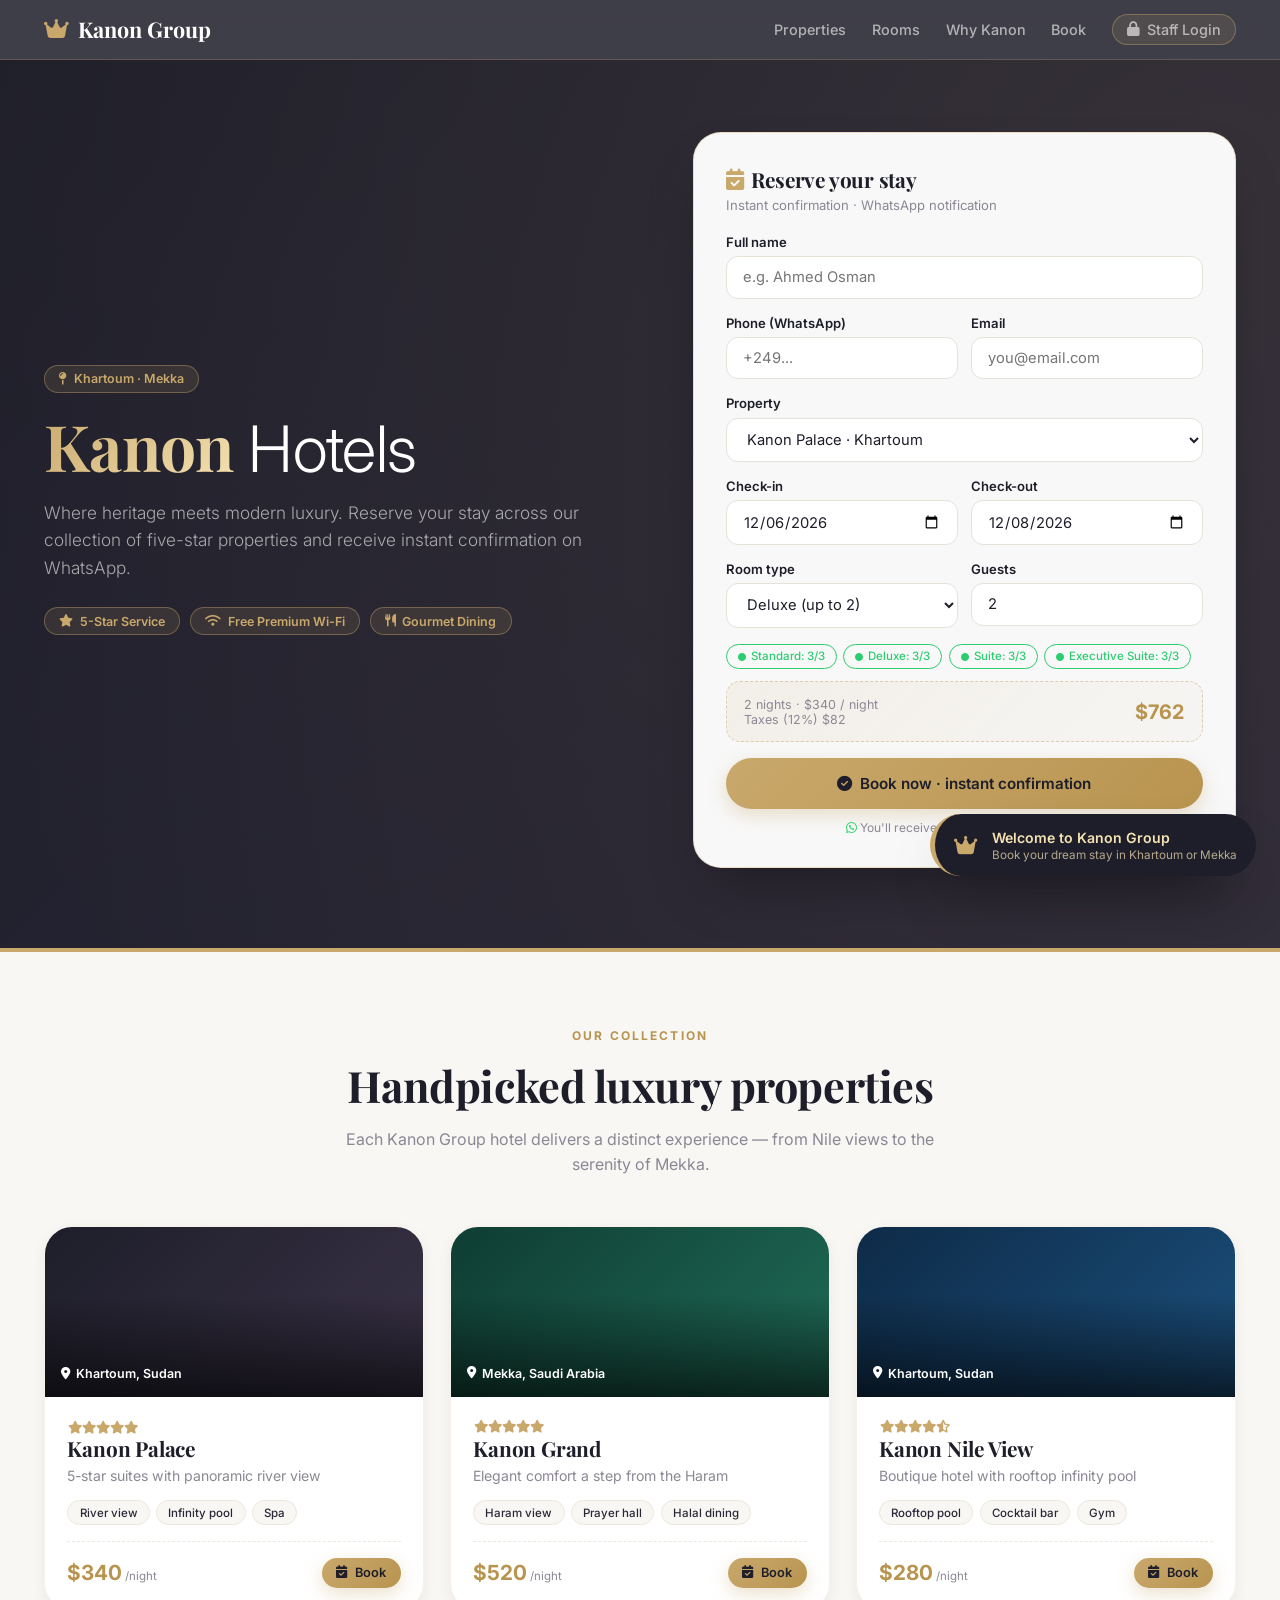
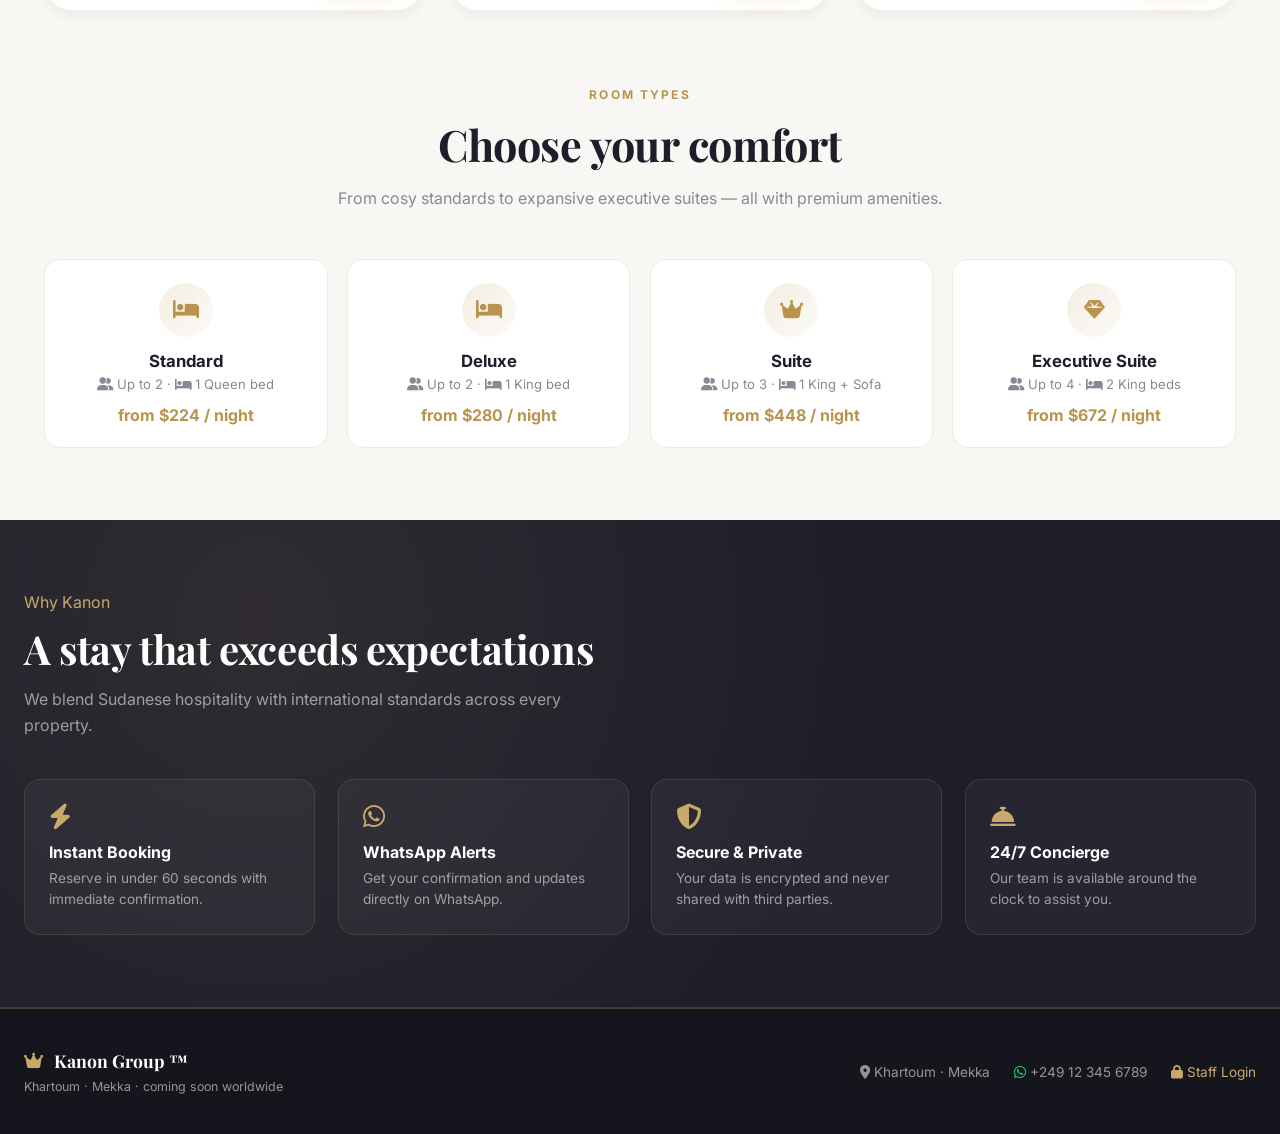
<file: index.html>
<!DOCTYPE html>
<html lang="en">
<head>
<meta charset="UTF-8" />
<meta name="viewport" content="width=device-width, initial-scale=1.0" />
<title>Kanon Group · Luxury Hotels in Khartoum & Mekka</title>
<link rel="preconnect" href="https://fonts.googleapis.com" />
<link rel="preconnect" href="https://fonts.gstatic.com" crossorigin />
<link href="https://fonts.googleapis.com/css2?family=Playfair+Display:wght@500;700&family=Inter:wght@300;400;500;600;700&display=swap" rel="stylesheet" />
<link rel="stylesheet" href="https://cdnjs.cloudflare.com/ajax/libs/font-awesome/6.4.2/css/all.min.css" />
<link rel="stylesheet" href="css/style.css" />
</head>
<body>

<nav class="nav">
  <div class="nav-inner">
    <a class="brand" href="#"><i class="fas fa-crown"></i> Kanon Group</a>
    <ul class="nav-links" id="navLinks">
      <li><a href="#properties">Properties</a></li>
      <li><a href="#rooms">Rooms</a></li>
      <li><a href="#why">Why Kanon</a></li>
      <li><a href="#book">Book</a></li>
      <li><a href="admin.html" class="pill"><i class="fas fa-lock"></i> Staff Login</a></li>
    </ul>
    <button class="nav-toggle" id="navToggle"><i class="fas fa-bars"></i></button>
  </div>
</nav>

<section class="hero">
  <div class="hero-inner">
    <div class="fade-up">
      <span class="pill" style="margin-bottom:1.2rem;"><i class="fas fa-map-pin"></i> Khartoum · Mekka</span>
      <h1><span class="glow-text display-font">Kanon</span> <span class="thin">Hotels</span></h1>
      <p class="lead">Where heritage meets modern luxury. Reserve your stay across our collection of five-star properties and receive instant confirmation on WhatsApp.</p>
      <div class="hero-badges">
        <span class="pill"><i class="fas fa-star"></i> 5-Star Service</span>
        <span class="pill"><i class="fas fa-wifi"></i> Free Premium Wi-Fi</span>
        <span class="pill"><i class="fas fa-utensils"></i> Gourmet Dining</span>
      </div>
    </div>
    <div class="booking-card fade-up" id="book">
      <h3><i class="fas fa-calendar-check"></i> Reserve your stay</h3>
      <p class="sub">Instant confirmation · WhatsApp notification</p>
      <form id="bookingForm" novalidate>
        <div class="form-group"><label class="form-label" for="guestName">Full name</label>
          <input class="form-control" type="text" id="guestName" placeholder="e.g. Ahmed Osman" required /></div>
        <div class="row-2">
          <div class="form-group"><label class="form-label" for="guestPhone">Phone (WhatsApp)</label>
            <input class="form-control" type="tel" id="guestPhone" placeholder="+249..." /></div>
          <div class="form-group"><label class="form-label" for="guestEmail">Email</label>
            <input class="form-control" type="email" id="guestEmail" placeholder="you@email.com" /></div>
        </div>
        <div class="form-group"><label class="form-label" for="propertySelect">Property</label>
          <select class="form-select" id="propertySelect"></select></div>
        <div class="row-2">
          <div class="form-group"><label class="form-label" for="checkin">Check-in</label>
            <input class="form-control" type="date" id="checkin" required /></div>
          <div class="form-group"><label class="form-label" for="checkout">Check-out</label>
            <input class="form-control" type="date" id="checkout" required /></div>
        </div>
        <div class="row-2">
          <div class="form-group"><label class="form-label" for="roomTypeSelect">Room type</label>
            <select class="form-select" id="roomTypeSelect"></select></div>
          <div class="form-group"><label class="form-label" for="guests">Guests</label>
            <input class="form-control" type="number" id="guests" value="2" min="1" max="6" /></div>
        </div>
        <div id="availBox" style="display:flex;gap:.4rem;flex-wrap:wrap;margin-bottom:.8rem;"></div>
        <div id="quoteBox"></div>
        <button type="submit" class="btn btn-gold btn-block" style="padding:1rem;">
          <i class="fas fa-check-circle"></i> Book now · instant confirmation</button>
        <p style="text-align:center;font-size:.75rem;color:var(--muted);margin-top:.7rem;">
          <i class="fab fa-whatsapp" style="color:var(--wa);"></i> You'll receive a WhatsApp confirmation</p>
      </form>
    </div>
  </div>
</section>

<section class="section" id="properties">
  <div class="section-head">
    <span class="eyebrow">Our Collection</span>
    <h2>Handpicked luxury properties</h2>
    <p>Each Kanon Group hotel delivers a distinct experience — from Nile views to the serenity of Mekka.</p>
  </div>
  <div class="grid-3" id="propertyGrid"></div>
</section>

<section class="section" id="rooms" style="padding-top:0;">
  <div class="section-head">
    <span class="eyebrow">Room Types</span>
    <h2>Choose your comfort</h2>
    <p>From cosy standards to expansive executive suites — all with premium amenities.</p>
  </div>
  <div class="room-grid" id="roomTypeGrid"></div>
</section>

<section class="why" id="why">
  <div class="why-inner">
    <span class="eyebrow" style="color:var(--gold);">Why Kanon</span>
    <h2 style="color:#fff;margin-top:.6rem;">A stay that exceeds expectations</h2>
    <p class="intro">We blend Sudanese hospitality with international standards across every property.</p>
    <div class="why-grid">
      <div class="why-item"><i class="fas fa-bolt"></i><h4>Instant Booking</h4><p>Reserve in under 60 seconds with immediate confirmation.</p></div>
      <div class="why-item"><i class="fab fa-whatsapp"></i><h4>WhatsApp Alerts</h4><p>Get your confirmation and updates directly on WhatsApp.</p></div>
      <div class="why-item"><i class="fas fa-shield-alt"></i><h4>Secure & Private</h4><p>Your data is encrypted and never shared with third parties.</p></div>
      <div class="why-item"><i class="fas fa-concierge-bell"></i><h4>24/7 Concierge</h4><p>Our team is available around the clock to assist you.</p></div>
    </div>
  </div>
</section>

<footer class="footer">
  <div class="footer-inner">
    <div>
      <div class="brand" style="font-size:1.1rem;"><i class="fas fa-crown" style="color:var(--gold);"></i> Kanon Group ™</div>
      <div style="margin-top:.4rem;font-size:.78rem;">Khartoum · Mekka · coming soon worldwide</div>
    </div>
    <div style="display:flex;gap:1.5rem;flex-wrap:wrap;">
      <span><i class="fas fa-location-dot"></i> Khartoum · Mekka</span>
      <span><i class="fab fa-whatsapp" style="color:var(--wa);"></i> +249 12 345 6789</span>
      <a href="admin.html" style="color:var(--gold);"><i class="fas fa-lock"></i> Staff Login</a>
    </div>
  </div>
</footer>

<div class="modal-backdrop" id="confirmModal">
  <div class="modal">
    <div class="check"><i class="fas fa-check"></i></div>
    <h3>Booking Confirmed</h3>
    <p class="sub">A WhatsApp confirmation has been sent to management.</p>
    <div id="confirmBody"></div>
  </div>
</div>

<div class="toast-host" id="toastHost"></div>
<script src="js/store.js"></script>
<script src="js/main.js"></script>
</body>
</html>
</file>
<file: css/style.css>
:root{--gold:#c9a86c;--gold-light:#f5e3b3;--gold-dark:#b8944f;--ink:#1e1e2a;--ink-2:#2a2737;--ink-3:#15151d;--paper:#f9f7f4;--muted:#8b8794;--success:#2ecc71;--warning:#f39c12;--danger:#e74c3c;--info:#3498db;--wa:#25D366;--radius:16px;--radius-lg:28px;--shadow-sm:0 4px 14px rgba(0,0,0,.06);--shadow:0 12px 30px -8px rgba(0,0,0,.18);--shadow-lg:0 30px 60px -20px rgba(0,0,0,.4)}
*{margin:0;padding:0;box-sizing:border-box}
html{scroll-behavior:smooth}
body{font-family:'Inter',-apple-system,BlinkMacSystemFont,sans-serif;background:var(--paper);color:var(--ink);-webkit-font-smoothing:antialiased;overflow-x:hidden}
h1,h2,h3,.display-font{font-family:'Playfair Display',Georgia,serif;letter-spacing:-.01em}
a{text-decoration:none;color:inherit}
@keyframes shimmer{0%{background-position:0% 50%}50%{background-position:100% 50%}100%{background-position:0% 50%}}
@keyframes floatUp{from{opacity:0;transform:translateY(30px)}to{opacity:1;transform:translateY(0)}}
@keyframes pulse{0%,100%{opacity:1;transform:scale(1)}50%{opacity:.5;transform:scale(.75)}}
@keyframes spinGlow{from{transform:rotate(0deg)}to{transform:rotate(360deg)}}
.glow-text{background:linear-gradient(135deg,var(--gold),var(--gold-light),var(--gold),var(--gold-dark));background-size:300% 300%;-webkit-background-clip:text;background-clip:text;-webkit-text-fill-color:transparent;animation:shimmer 5s ease-in-out infinite}
.fade-up{animation:floatUp .6s cubic-bezier(.2,.8,.2,1) both}
.btn{display:inline-flex;align-items:center;justify-content:center;gap:.5rem;padding:.75rem 1.5rem;border:none;border-radius:999px;font-weight:600;font-size:.95rem;cursor:pointer;transition:all .2s ease;font-family:inherit;white-space:nowrap}
.btn-gold{background:linear-gradient(135deg,var(--gold),var(--gold-dark));color:var(--ink);box-shadow:0 6px 18px rgba(201,168,108,.35)}
.btn-gold:hover{transform:translateY(-2px);box-shadow:0 12px 28px rgba(201,168,108,.5)}
.btn-ghost{background:transparent;color:var(--gold);border:1.5px solid var(--gold)}
.btn-ghost:hover{background:var(--gold);color:var(--ink)}
.btn-dark{background:var(--ink);color:#fff}
.btn-dark:hover{background:var(--ink-2)}
.btn-sm{padding:.45rem .9rem;font-size:.8rem}
.btn-block{width:100%}
.form-group{margin-bottom:1rem}
.form-label{display:block;font-size:.82rem;font-weight:600;margin-bottom:.4rem;color:var(--ink)}
.form-control,.form-select{width:100%;padding:.7rem 1rem;border:1.5px solid #e6e2da;border-radius:12px;font-size:.92rem;font-family:inherit;background:#fff;transition:all .2s;color:var(--ink)}
.form-control:focus,.form-select:focus{outline:none;border-color:var(--gold);box-shadow:0 0 0 4px rgba(201,168,108,.15)}
.nav{position:sticky;top:0;z-index:900;background:rgba(30,30,42,.85);backdrop-filter:blur(14px);-webkit-backdrop-filter:blur(14px);border-bottom:1px solid rgba(201,168,108,.25)}
.nav-inner{max-width:1240px;margin:0 auto;padding:.9rem 1.5rem;display:flex;align-items:center;justify-content:space-between;gap:1rem}
.brand{display:flex;align-items:center;gap:.6rem;font-family:'Playfair Display',serif;font-size:1.35rem;font-weight:700;color:#fff}
.brand i{color:var(--gold)}
.nav-links{display:flex;gap:1.6rem;list-style:none;align-items:center}
.nav-links a{color:rgba(255,255,255,.6);font-size:.9rem;font-weight:500;transition:color .2s}
.nav-links a:hover{color:var(--gold)}
.nav-toggle{display:none;background:none;border:none;color:#fff;font-size:1.4rem;cursor:pointer}
.pill{display:inline-flex;align-items:center;gap:.4rem;padding:.35rem .9rem;border-radius:999px;font-size:.78rem;font-weight:600;border:1px solid rgba(201,168,108,.4);background:rgba(201,168,108,.12);color:var(--gold)}
.hero{position:relative;background:linear-gradient(135deg,var(--ink) 0%,var(--ink-2) 100%);padding:4.5rem 0 5rem;overflow:hidden;border-bottom:4px solid var(--gold)}
.hero::before{content:'';position:absolute;top:-60%;left:-50%;width:220%;height:220%;background:radial-gradient(circle at 65% 35%,rgba(201,168,108,.10) 0%,transparent 60%);animation:spinGlow 40s linear infinite;pointer-events:none}
.hero-inner{position:relative;z-index:2;max-width:1240px;margin:0 auto;padding:0 1.5rem;display:grid;grid-template-columns:1.05fr .95fr;gap:3rem;align-items:center}
.hero h1{font-size:clamp(2.4rem,5vw,4rem);line-height:1.05;color:#fff;margin-bottom:1rem}
.hero h1 .thin{font-family:'Inter';font-weight:300}
.hero p.lead{color:rgba(255,255,255,.6);font-size:1.08rem;font-weight:300;line-height:1.6;margin-bottom:1.6rem}
.hero-badges{display:flex;flex-wrap:wrap;gap:.6rem}
.booking-card{background:rgba(255,255,255,.97);backdrop-filter:blur(10px);border-radius:var(--radius-lg);padding:2rem;box-shadow:var(--shadow-lg);border:1px solid rgba(201,168,108,.35)}
.booking-card h3{font-size:1.3rem;margin-bottom:.25rem;display:flex;align-items:center;gap:.5rem}
.booking-card h3 i{color:var(--gold)}
.booking-card .sub{font-size:.82rem;color:var(--muted);margin-bottom:1.3rem}
.row-2{display:grid;grid-template-columns:1fr 1fr;gap:.8rem}
.price-preview{display:flex;justify-content:space-between;align-items:center;padding:.9rem 1.1rem;background:linear-gradient(135deg,rgba(201,168,108,.10),rgba(201,168,108,.04));border-radius:14px;border:1px dashed rgba(201,168,108,.5);margin-bottom:1rem;font-size:.88rem}
.price-preview strong{font-size:1.25rem;color:var(--gold-dark)}
.section{max-width:1240px;margin:0 auto;padding:4.5rem 1.5rem}
.section-head{text-align:center;max-width:620px;margin:0 auto 3rem}
.section-head .eyebrow{display:inline-block;font-size:.75rem;font-weight:700;letter-spacing:.18em;text-transform:uppercase;color:var(--gold-dark);margin-bottom:.8rem}
.section-head h2{font-size:clamp(1.9rem,3.4vw,2.7rem);margin-bottom:.8rem}
.section-head p{color:var(--muted);line-height:1.6}
.grid-3{display:grid;grid-template-columns:repeat(auto-fit,minmax(300px,1fr));gap:1.6rem}
.property-card{background:#fff;border-radius:var(--radius-lg);overflow:hidden;box-shadow:var(--shadow-sm);border:1px solid rgba(201,168,108,.15);transition:all .3s cubic-bezier(.2,.8,.2,1);display:flex;flex-direction:column;position:relative}
.property-card:hover{transform:translateY(-8px);box-shadow:var(--shadow-lg);border-color:var(--gold)}
.property-banner{height:170px;background-size:cover;background-position:center;position:relative;display:flex;align-items:flex-end;padding:1rem}
.property-banner::after{content:'';position:absolute;inset:0;background:linear-gradient(to top,rgba(0,0,0,.65),transparent 60%)}
.property-banner .city{position:relative;z-index:2;color:#fff;font-size:.78rem;font-weight:600;display:flex;align-items:center;gap:.35rem}
.property-body{padding:1.4rem;flex:1;display:flex;flex-direction:column}
.property-body h3{font-size:1.3rem;margin-bottom:.3rem}
.property-body .tagline{color:var(--muted);font-size:.88rem;margin-bottom:1rem}
.amenities{display:flex;flex-wrap:wrap;gap:.4rem;margin-bottom:1rem}
.chip{font-size:.72rem;font-weight:500;padding:.28rem .7rem;border-radius:999px;background:var(--paper);color:var(--ink-2);border:1px solid #ece7dd}
.property-foot{margin-top:auto;display:flex;justify-content:space-between;align-items:center;padding-top:1rem;border-top:1px dashed #eee9de}
.property-foot .price{font-size:1.3rem;font-weight:700;color:var(--gold-dark)}
.property-foot .price small{font-weight:400;font-size:.72rem;color:var(--muted)}
.stars{color:var(--gold);font-size:.8rem}
.room-grid{display:grid;grid-template-columns:repeat(auto-fit,minmax(220px,1fr));gap:1.2rem}
.room-card{background:#fff;border-radius:var(--radius);padding:1.4rem;border:1px solid #efeae0;transition:all .25s;text-align:center}
.room-card:hover{border-color:var(--gold);transform:translateY(-5px);box-shadow:var(--shadow)}
.room-card .ico{width:54px;height:54px;border-radius:50%;margin:0 auto .9rem;display:grid;place-items:center;background:linear-gradient(135deg,rgba(201,168,108,.2),rgba(201,168,108,.05));color:var(--gold-dark);font-size:1.3rem}
.room-card h4{font-size:1.05rem;margin-bottom:.3rem}
.room-card .meta{font-size:.82rem;color:var(--muted);margin-bottom:.8rem}
.room-card .rate{font-weight:700;color:var(--gold-dark)}
.why{background:var(--ink);color:#fff;padding:4.5rem 1.5rem;position:relative;overflow:hidden}
.why::before{content:'';position:absolute;inset:0;background:radial-gradient(circle at 20% 20%,rgba(201,168,108,.10),transparent 55%);pointer-events:none}
.why-inner{max-width:1240px;margin:0 auto;position:relative;z-index:2}
.why h2{font-size:clamp(1.8rem,3.2vw,2.5rem);margin-bottom:.8rem}
.why p.intro{color:rgba(255,255,255,.55);max-width:560px;margin-bottom:2.5rem;line-height:1.6}
.why-grid{display:grid;grid-template-columns:repeat(auto-fit,minmax(230px,1fr));gap:1.4rem}
.why-item{padding:1.5rem;border-radius:var(--radius);background:rgba(255,255,255,.04);border:1px solid rgba(201,168,108,.15);transition:all .25s}
.why-item:hover{background:rgba(201,168,108,.08);border-color:var(--gold);transform:translateY(-4px)}
.why-item i{font-size:1.6rem;color:var(--gold);margin-bottom:.8rem;display:block}
.why-item h4{font-size:1rem;margin-bottom:.4rem}
.why-item p{font-size:.85rem;color:rgba(255,255,255,.55);line-height:1.55}
.footer{background:var(--ink-3);color:rgba(255,255,255,.55);padding:2.5rem 1.5rem;border-top:2px solid rgba(201,168,108,.25)}
.footer-inner{max-width:1240px;margin:0 auto;display:flex;flex-wrap:wrap;justify-content:space-between;align-items:center;gap:1rem;font-size:.85rem}
.toast-host{position:fixed;bottom:24px;right:24px;z-index:9999;display:flex;flex-direction:column;gap:.7rem;pointer-events:none}
.toast{display:flex;align-items:center;gap:.9rem;min-width:300px;max-width:420px;padding:.9rem 1.2rem;border-radius:60px;background:var(--ink);color:var(--gold-light);font-size:.88rem;font-weight:600;box-shadow:var(--shadow-lg);border-left:5px solid var(--gold);transform:translateX(140%);transition:transform .5s cubic-bezier(.2,.9,.3,1),opacity .4s;opacity:0;pointer-events:auto}
.toast.show{transform:translateX(0);opacity:1}
.toast i.lead-icon{font-size:1.3rem;color:var(--gold)}
.toast.success{border-left-color:var(--success)}
.toast.success i.lead-icon{color:var(--success)}
.toast.wa{border-left-color:var(--wa)}
.toast.wa i.lead-icon{color:var(--wa)}
.toast small{display:block;font-weight:400;opacity:.7;margin-top:2px}
.modal-backdrop{position:fixed;inset:0;background:rgba(15,15,22,.75);backdrop-filter:blur(6px);z-index:1000;display:none;align-items:center;justify-content:center;padding:1.5rem}
.modal-backdrop.show{display:flex;animation:floatUp .3s ease}
.modal{background:#fff;border-radius:var(--radius-lg);max-width:520px;width:100%;padding:2rem;box-shadow:var(--shadow-lg);text-align:center}
.modal .check{width:74px;height:74px;border-radius:50%;margin:0 auto 1rem;display:grid;place-items:center;background:linear-gradient(135deg,var(--success),#27ae60);color:#fff;font-size:2rem;box-shadow:0 12px 30px rgba(46,204,113,.35);animation:floatUp .5s ease}
.modal h3{font-size:1.5rem;margin-bottom:.5rem}
.modal p.sub{color:var(--muted);margin-bottom:1.5rem;font-size:.92rem}
.receipt{text-align:left;background:var(--paper);border-radius:14px;padding:1.1rem 1.3rem;margin-bottom:1.4rem;font-size:.86rem;border:1px dashed #e0d9cc}
.receipt .row{display:flex;justify-content:space-between;padding:.35rem 0}
.receipt .row.total{border-top:1px solid #e0d9cc;margin-top:.5rem;padding-top:.7rem;font-weight:700;color:var(--gold-dark)}
.receipt .row span:first-child{color:var(--muted)}
.receipt .row span:last-child{font-weight:600}
.admin-shell{display:grid;grid-template-columns:250px 1fr;min-height:100vh;background:#f3f0eb}
.sidebar{background:var(--ink);color:#fff;padding:1.4rem 1rem;display:flex;flex-direction:column;position:sticky;top:0;height:100vh;overflow-y:auto}
.sidebar .brand{padding:.4rem .6rem 1.6rem;border-bottom:1px solid rgba(201,168,108,.2);margin-bottom:1.2rem}
.side-nav{list-style:none;display:flex;flex-direction:column;gap:.25rem;flex:1}
.side-nav a{display:flex;align-items:center;gap:.8rem;padding:.75rem .9rem;border-radius:12px;color:rgba(255,255,255,.55);font-size:.88rem;font-weight:500;cursor:pointer;transition:all .2s}
.side-nav a i{width:18px;text-align:center}
.side-nav a:hover{background:rgba(255,255,255,.05);color:#fff}
.side-nav a.active{background:linear-gradient(135deg,rgba(201,168,108,.25),rgba(201,168,108,.08));color:var(--gold);font-weight:600;border-left:3px solid var(--gold)}
.sidebar-foot{margin-top:auto;padding-top:1rem;border-top:1px solid rgba(201,168,108,.15);font-size:.78rem;color:rgba(255,255,255,.35)}
.main-area{display:flex;flex-direction:column}
.topbar{background:#fff;padding:1rem 1.8rem;display:flex;justify-content:space-between;align-items:center;border-bottom:1px solid #eae4d8;position:sticky;top:0;z-index:100}
.topbar h1{font-size:1.4rem}
.topbar .crumb{font-size:.78rem;color:var(--muted)}
.topbar-actions{display:flex;align-items:center;gap:.8rem}
.bell{position:relative;width:42px;height:42px;border-radius:50%;background:var(--paper);display:grid;place-items:center;cursor:pointer;font-size:1rem;border:1px solid #ece7dd;transition:all .2s}
.bell:hover{border-color:var(--gold);color:var(--gold-dark)}
.bell .dot{position:absolute;top:6px;right:6px;width:9px;height:9px;border-radius:50%;background:var(--danger);animation:pulse 1.5s infinite;display:none}
.avatar{width:42px;height:42px;border-radius:50%;background:linear-gradient(135deg,var(--gold),var(--gold-dark));color:var(--ink);display:grid;place-items:center;font-weight:700}
.content{padding:1.8rem;flex:1}
.panel{display:none;animation:floatUp .35s ease}
.panel.active{display:block}
.stat-grid{display:grid;grid-template-columns:repeat(auto-fit,minmax(210px,1fr));gap:1.1rem;margin-bottom:1.6rem}
.stat-card{background:#fff;border-radius:var(--radius);padding:1.3rem 1.4rem;border:1px solid #ece7dd;transition:all .25s}
.stat-card:hover{transform:translateY(-3px);box-shadow:var(--shadow);border-color:var(--gold)}
.stat-card .ico{width:44px;height:44px;border-radius:12px;display:grid;place-items:center;font-size:1.15rem;margin-bottom:.9rem}
.stat-card .ico.gold{background:rgba(201,168,108,.18);color:var(--gold-dark)}
.stat-card .ico.green{background:rgba(46,204,113,.15);color:var(--success)}
.stat-card .ico.blue{background:rgba(52,152,219,.15);color:var(--info)}
.stat-card .ico.orange{background:rgba(243,156,18,.15);color:var(--warning)}
.stat-card .label{font-size:.78rem;color:var(--muted);font-weight:600;text-transform:uppercase;letter-spacing:.05em}
.stat-card .value{font-size:1.9rem;font-weight:700;font-family:'Playfair Display',serif;margin-top:.2rem}
.stat-card .trend{font-size:.78rem;margin-top:.3rem;font-weight:600}
.trend.up{color:var(--success)}
.trend.down{color:var(--danger)}
.chart-grid{display:grid;grid-template-columns:2fr 1fr;gap:1.1rem;margin-bottom:1.6rem}
.card{background:#fff;border-radius:var(--radius);padding:1.4rem;border:1px solid #ece7dd}
.card h4{font-size:.95rem;margin-bottom:1rem;display:flex;align-items:center;gap:.5rem}
.card h4 i{color:var(--gold)}
.chart-wrap{position:relative;height:260px}
.table-wrap{overflow-x:auto;border-radius:var(--radius);border:1px solid #ece7dd;background:#fff}
table.data{width:100%;border-collapse:collapse;font-size:.86rem}
table.data th{background:var(--ink);color:var(--gold-light);text-align:left;padding:.85rem 1rem;font-weight:600;font-size:.75rem;text-transform:uppercase;letter-spacing:.05em;white-space:nowrap}
table.data td{padding:.85rem 1rem;border-bottom:1px solid #f2ede2;vertical-align:middle}
table.data tr:last-child td{border-bottom:none}
table.data tr:hover td{background:#fdfaf3}
.badge{display:inline-block;padding:.28rem .7rem;border-radius:999px;font-size:.72rem;font-weight:700;text-transform:capitalize}
.badge.confirmed{background:rgba(46,204,113,.15);color:#1e8449}
.badge.pending{background:rgba(243,156,18,.18);color:#b9770e}
.badge.checked-in{background:rgba(52,152,219,.15);color:#1f618d}
.badge.checked-out{background:rgba(120,120,140,.18);color:#4a4a5a}
.badge.cancelled{background:rgba(231,76,60,.15);color:#a93226}
.toolbar{display:flex;flex-wrap:wrap;gap:.7rem;margin-bottom:1.2rem;align-items:center}
.toolbar .form-control,.toolbar .form-select{max-width:220px}
.toolbar .grow{flex:1}
.feed{display:flex;flex-direction:column;gap:.8rem}
.feed-item{display:flex;gap:1rem;padding:1rem 1.2rem;background:#fff;border-radius:var(--radius);border:1px solid #ece7dd;border-left:4px solid var(--gold);transition:all .2s}
.feed-item.wa{border-left-color:var(--wa)}
.feed-item.system{border-left-color:var(--info)}
.feed-item:hover{box-shadow:var(--shadow-sm)}
.feed-item .ico-circle{width:40px;height:40px;border-radius:50%;display:grid;place-items:center;flex-shrink:0;font-size:1rem}
.feed-item.wa .ico-circle{background:rgba(37,211,102,.15);color:var(--wa)}
.feed-item.system .ico-circle{background:rgba(52,152,219,.15);color:var(--info)}
.feed-item .body{flex:1}
.feed-item .body strong{display:block;font-size:.9rem;margin-bottom:.15rem}
.feed-item .body p{font-size:.82rem;color:var(--muted);line-height:1.45}
.feed-item .time{font-size:.72rem;color:var(--muted);white-space:nowrap}
.empty{text-align:center;padding:3rem 1rem;color:var(--muted)}
.empty i{font-size:2.5rem;color:#d8d2c5;margin-bottom:1rem;display:block}
.login-shell{position:fixed;inset:0;background:linear-gradient(135deg,var(--ink),var(--ink-2));display:grid;place-items:center;z-index:5000;padding:1.5rem}
.login-shell::before{content:'';position:absolute;inset:0;background:radial-gradient(circle at 70% 30%,rgba(201,168,108,.12),transparent 60%);pointer-events:none}
.login-card{background:rgba(255,255,255,.98);padding:2.5rem;border-radius:var(--radius-lg);width:100%;max-width:400px;position:relative;z-index:2;box-shadow:var(--shadow-lg);border-top:4px solid var(--gold)}
.login-card .logo{text-align:center;margin-bottom:1.6rem}
.login-card .logo i{font-size:2.4rem;color:var(--gold)}
.login-card h2{text-align:center;font-size:1.5rem;margin-bottom:.3rem}
.login-card p.hint{text-align:center;font-size:.82rem;color:var(--muted);margin-bottom:1.6rem}
.login-error{background:rgba(231,76,60,.1);color:var(--danger);font-size:.82rem;padding:.6rem .9rem;border-radius:10px;margin-bottom:1rem;display:none}
.login-error.show{display:block}
.demo-cred{margin-top:1.2rem;font-size:.75rem;text-align:center;color:var(--muted);padding:.6rem;background:var(--paper);border-radius:10px;border:1px dashed #ddd6c7}
.demo-cred code{background:#fff;padding:2px 6px;border-radius:5px;color:var(--gold-dark);font-weight:700}
@media (max-width:960px){
  .hero-inner{grid-template-columns:1fr}
  .chart-grid{grid-template-columns:1fr}
  .admin-shell{grid-template-columns:1fr}
  .sidebar{position:fixed;left:0;top:0;width:250px;transform:translateX(-100%);transition:transform .3s;z-index:500}
  .sidebar.open{transform:translateX(0)}
  .nav-links{display:none}
  .nav-toggle{display:block}
  .row-2{grid-template-columns:1fr}
}
@media (max-width:600px){
  .content{padding:1rem}
  .section{padding:3rem 1.2rem}
  .booking-card{padding:1.4rem}
  .toast-host{left:16px;right:16px;bottom:16px}
  .toast{min-width:auto;width:100%}
}
/* ============================================================
   Extended modules · Kanban · Finance · HR
   ============================================================ */
.tabs{display:flex;gap:.3rem;border-bottom:1px solid #ece7dd;margin-bottom:1.2rem;flex-wrap:wrap}
.tabs button{background:none;border:none;padding:.6rem 1rem;font-size:.85rem;font-weight:600;color:var(--muted);cursor:pointer;border-bottom:2px solid transparent;font-family:inherit}
.tabs button.active{color:var(--gold-dark);border-bottom-color:var(--gold)}
.tabs button:hover{color:var(--ink)}

.kanban{display:grid;grid-template-columns:repeat(4,1fr);gap:1rem}
@media (max-width:1100px){.kanban{grid-template-columns:repeat(2,1fr)}}
@media (max-width:640px){.kanban{grid-template-columns:1fr}}
.kanban-col{background:#f5f1ea;border-radius:var(--radius);padding:.9rem;min-height:200px}
.kanban-col h5{font-size:.78rem;text-transform:uppercase;letter-spacing:.05em;color:var(--muted);margin-bottom:.8rem;display:flex;justify-content:space-between;align-items:center}
.kanban-col h5 .count{background:#fff;padding:.1rem .5rem;border-radius:999px;font-size:.7rem;color:var(--ink);font-weight:700}
.task-card{background:#fff;border-radius:12px;padding:.8rem;margin-bottom:.6rem;border-left:4px solid var(--gold);box-shadow:0 2px 6px rgba(0,0,0,.04);transition:all .2s}
.task-card:hover{box-shadow:0 6px 14px rgba(0,0,0,.08);transform:translateY(-2px)}
.task-card.priority-high{border-left-color:var(--danger)}
.task-card.priority-medium{border-left-color:var(--warning)}
.task-card.priority-low{border-left-color:var(--info)}
.task-card .head{display:flex;justify-content:space-between;align-items:center;margin-bottom:.35rem}
.task-card .head strong{font-size:.88rem}
.task-card .meta{font-size:.72rem;color:var(--muted);margin-bottom:.5rem}
.task-card .actions{display:flex;gap:.3rem;flex-wrap:wrap}
.task-card .actions button{padding:.25rem .55rem;font-size:.7rem;border-radius:8px;border:none;cursor:pointer;font-weight:600;font-family:inherit;background:var(--paper);color:var(--ink);transition:all .15s}
.task-card .actions button:hover{background:var(--gold);color:#fff}
.task-card .actions button.primary{background:var(--gold);color:#fff}
.task-card .actions button.primary:hover{background:var(--gold-dark)}
.task-card .actions button.danger{background:rgba(231,76,60,.1);color:var(--danger)}

.avatar-sm{width:32px;height:32px;border-radius:50%;background:linear-gradient(135deg,var(--gold),var(--gold-dark));color:#fff;display:inline-grid;place-items:center;font-weight:700;font-size:.75rem;flex-shrink:0}
.emp-cell{display:flex;align-items:center;gap:.6rem}

.shift-chip{display:inline-flex;align-items:center;gap:.4rem;padding:.3rem .75rem;border-radius:999px;font-size:.75rem;font-weight:600;background:rgba(201,168,108,.15);color:var(--gold-dark);border:1px solid rgba(201,168,108,.3)}
.shift-chip.night{background:rgba(52,73,94,.15);color:#2c3e50;border-color:rgba(52,73,94,.3)}
.shift-chip.morning{background:rgba(243,156,18,.15);color:#b9770e;border-color:rgba(243,156,18,.3)}
.shift-chip.evening{background:rgba(155,89,182,.15);color:#7d3c98;border-color:rgba(155,89,182,.3)}

.progress{height:8px;background:#ece7dd;border-radius:999px;overflow:hidden;margin-top:.4rem}
.progress > span{display:block;height:100%;background:linear-gradient(90deg,var(--gold),var(--gold-dark));border-radius:999px;transition:width .4s}

.mini-form{display:grid;grid-template-columns:repeat(auto-fit,minmax(140px,1fr));gap:.6rem;align-items:end;background:#fff;padding:1rem;border-radius:var(--radius);border:1px solid #ece7dd;margin-bottom:1.2rem}
.mini-form .form-group{margin-bottom:0}
.mini-form button{align-self:end}

.num-pos{color:var(--success);font-weight:700}
.num-neg{color:var(--danger);font-weight:700}

.kpi-row{display:grid;grid-template-columns:repeat(auto-fit,minmax(180px,1fr));gap:.9rem;margin-bottom:1.2rem}
.kpi{background:#fff;border-radius:14px;padding:1rem 1.1rem;border:1px solid #ece7dd}
.kpi .k-label{font-size:.72rem;color:var(--muted);font-weight:600;text-transform:uppercase;letter-spacing:.05em}
.kpi .k-val{font-size:1.5rem;font-weight:700;font-family:'Playfair Display',serif;margin-top:.25rem}
.kpi .k-sub{font-size:.75rem;color:var(--muted);margin-top:.15rem}

.badge.income{background:rgba(46,204,113,.15);color:#1e8449}
.badge.expense{background:rgba(231,76,60,.15);color:#a93226}
.badge.active-emp{background:rgba(46,204,113,.15);color:#1e8449}
.badge.on-leave{background:rgba(243,156,18,.15);color:#b9770e}
.badge.terminated{background:rgba(120,120,140,.18);color:#4a4a5a}
.badge.paid{background:rgba(46,204,113,.15);color:#1e8449}
.badge.unpaid{background:rgba(231,76,60,.15);color:#a93226}
.badge.in-progress{background:rgba(52,152,219,.15);color:#1f618d}
.badge.done{background:rgba(46,204,113,.15);color:#1e8449}
.badge.inspected{background:rgba(155,89,182,.15);color:#7d3c98}
.badge.high{background:rgba(231,76,60,.15);color:#a93226}
.badge.medium{background:rgba(243,156,18,.15);color:#b9770e}
.badge.low{background:rgba(52,152,219,.15);color:#1f618d}
.badge.approved{background:rgba(46,204,113,.15);color:#1e8449}
.badge.rejected{background:rgba(231,76,60,.15);color:#a93226}

@media print{.sidebar,.topbar,.tabs,button{display:none!important}}
</file>
